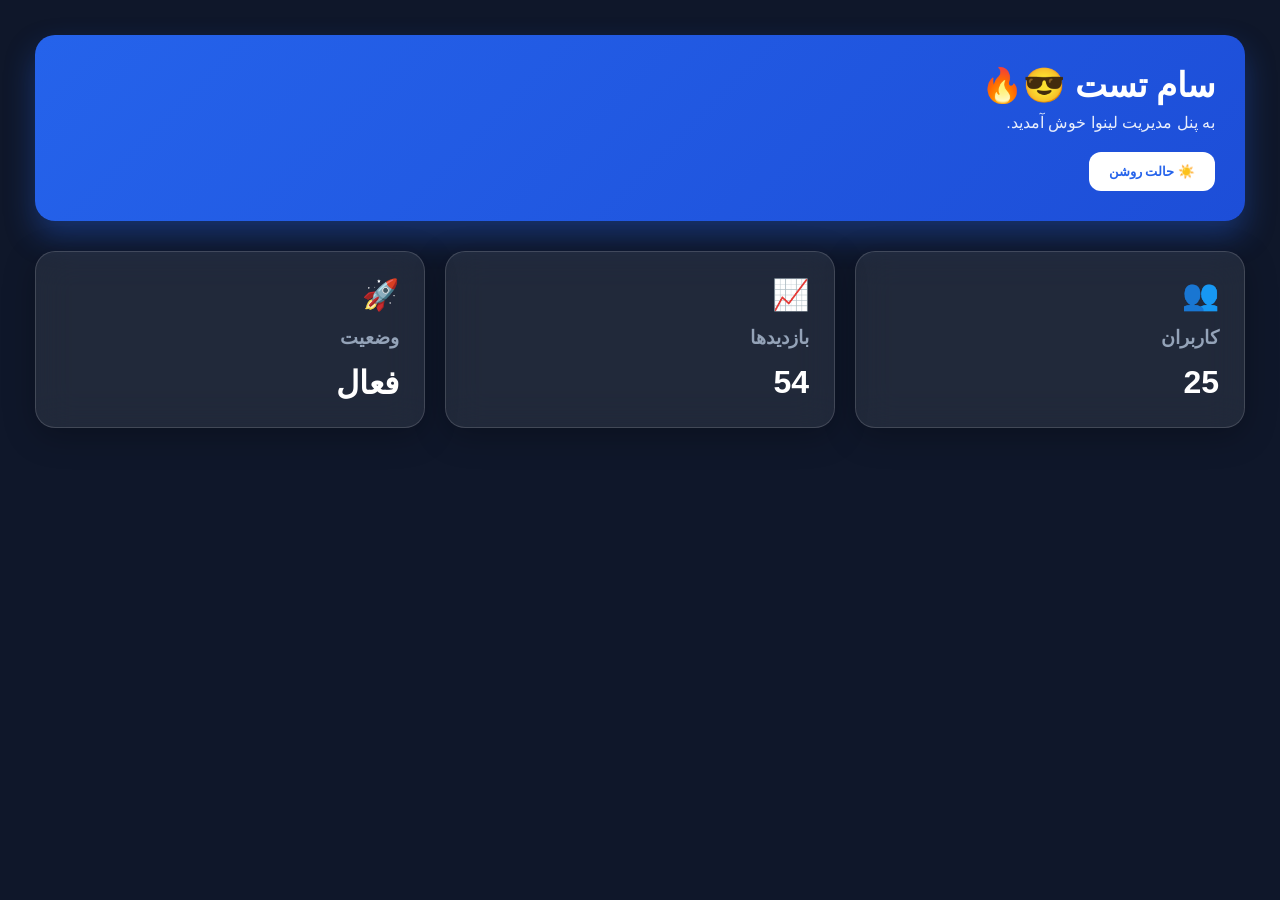
<file: index.html>
<!DOCTYPE html>
<html lang="fa" dir="rtl">
<head>
    <meta charset="UTF-8">
    <meta name="viewport" content="width=device-width, initial-scale=1.0">

    <title>Linova Dashboard</title>

    <link rel="stylesheet" href="style.css">
</head>

<body>

    <div class="dashboard">

        <aside class="sidebar">
            <h2>LINOVA</h2>

            <nav>
                <a href="#" class="active">🏠 داشبورد</a>
                <a href="#">📊 آمار</a>
                <a href="#">⚙️ تنظیمات</a>
            </nav>
        </aside>

        <main class="main-content">

            <header>
                <h1>سام تست 😎🔥</h1>
                <p>به پنل مدیریت لینوا خوش آمدید.</p>

                <button id="themeBtn">🌙 حالت روشن</button>
            </header>

            <section class="cards">

                <div class="card">
                    <span>👥</span>
                    <h3>کاربران</h3>
                    <h2 id="users">0</h2>
                </div>

                <div class="card">
                    <span>📈</span>
                    <h3>بازدیدها</h3>
                    <h2 id="visits">0</h2>
                </div>

                <div class="card">
                    <span>🚀</span>
                    <h3>وضعیت</h3>
                    <strong>فعال</strong>
                </div>

            </section>

        </main>

    </div>

    <script src="app.js"></script>

</body>
</html>
</file>
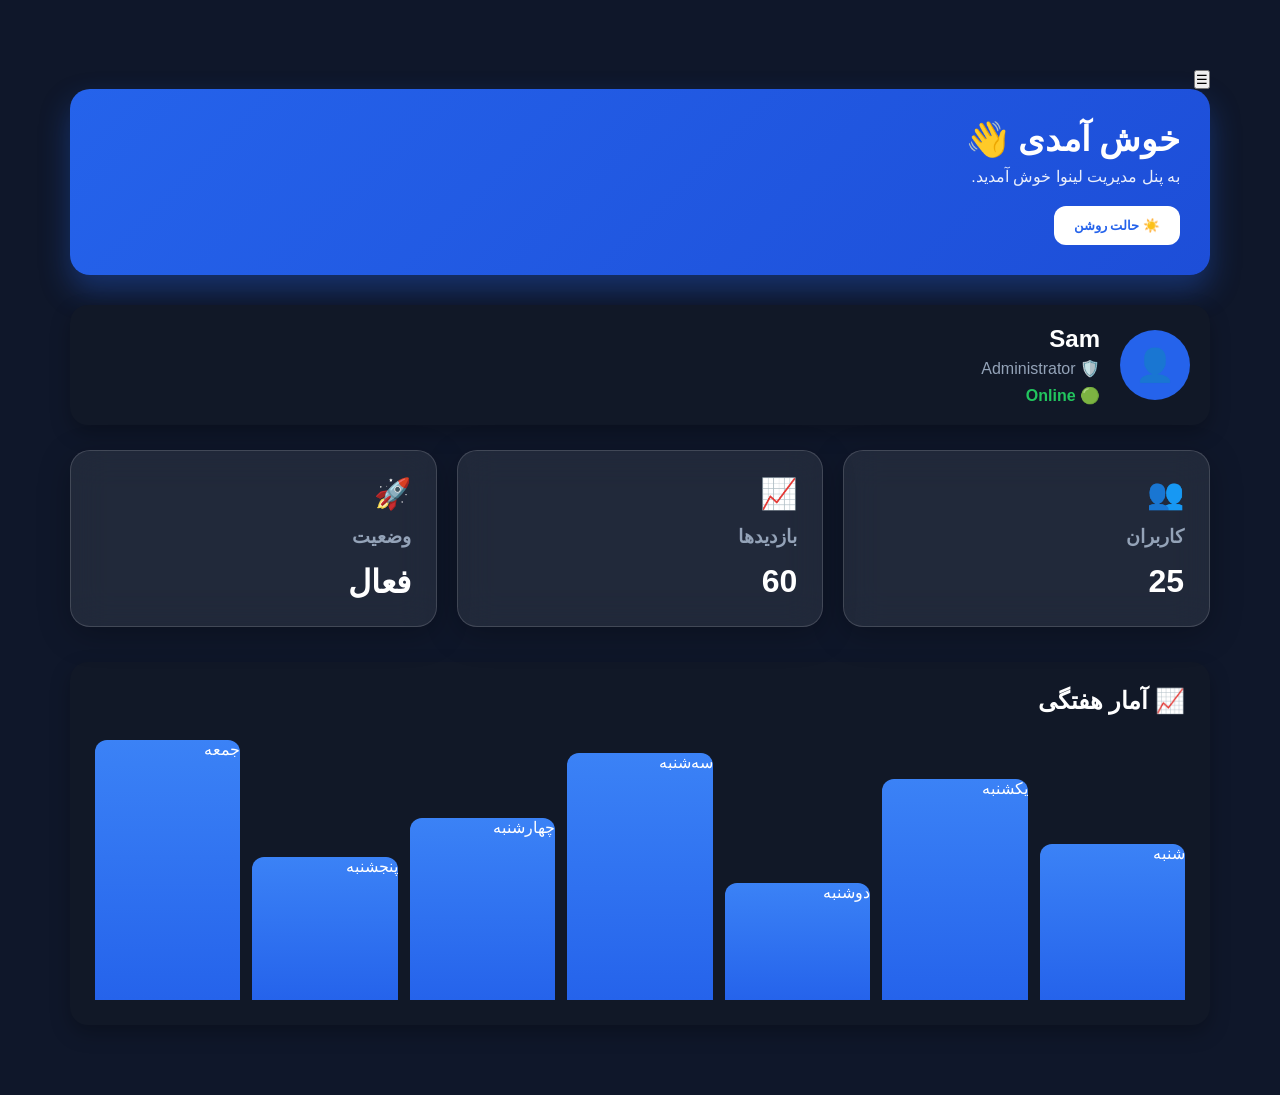
<file: dashboard.html>
<!DOCTYPE html>
<html lang="fa" dir="rtl">

<head>
    <meta charset="UTF-8">
    <meta name="viewport" content="width=device-width, initial-scale=1.0">
    <title>Linova Dashboard</title>

    <link rel="stylesheet" href="style.css">
</head>

<body>

<div class="dashboard">

    <aside class="sidebar">

        <h2>LINOVA</h2>

        <nav>
            <a href="#" class="active">🏠 داشبورد</a>
            <a href="#">📊 آمار</a>
            <a href="#">⚙️ تنظیمات</a>
        </nav>

    </aside>


<div id="overlay" class="overlay"></div>

<main class="main-content">

    <main class="main-content">

<button id="menuBtn" class="menu-btn" aria-label="منو">
☰
</button>

        <header>

            <h1>خوش آمدی 👋</h1>

            <p>به پنل مدیریت لینوا خوش آمدید.</p>

            <button id="themeBtn">
                🌙 حالت روشن
            </button>

        </header>
<section class="profile-card">

    <div class="avatar">
        👤
    </div>

    <div class="profile-info">
        <h2>Sam</h2>
        <p>🛡️ Administrator</p>
        <span class="status">🟢 Online</span>
    </div>

</section>
        <section class="cards">

            <div class="card">
                <span>👥</span>
                <h3>کاربران</h3>
                <h2 id="users">0</h2>
            </div>

            <div class="card">
                <span>📈</span>
                <h3>بازدیدها</h3>
                <h2 id="visits">0</h2>
            </div>

            <div class="card">
                <span>🚀</span>
                <h3>وضعیت</h3>
                <strong>فعال</strong>
            </div>

        </section>

<section class="chart-section">

    <h2>📈 آمار هفتگی</h2>

    <div class="chart">

        <div class="bar" style="height:60%">
            <span>شنبه</span>
        </div>

        <div class="bar" style="height:85%">
            <span>یکشنبه</span>
        </div>

        <div class="bar" style="height:45%">
            <span>دوشنبه</span>
        </div>

        <div class="bar" style="height:95%">
            <span>سه‌شنبه</span>
        </div>

        <div class="bar" style="height:70%">
            <span>چهارشنبه</span>
        </div>

        <div class="bar" style="height:55%">
            <span>پنجشنبه</span>
        </div>

        <div class="bar" style="height:100%">
            <span>جمعه</span>
        </div>

    </div>

</section>

    </main>

</div>

<script src="app.js"></script>

</body>

</html>
</file>
<file: style.css>
*{
    margin:0;
    padding:0;
    box-sizing:border-box;
    font-family:Arial,sans-serif;
}

body{
    background:#0f172a;
    color:#fff;
    transition:.3s;
}

.dashboard{
    display:flex;
    min-height:100vh;
}

/* Sidebar */

.sidebar{
    width:250px;
    position:fixed;
    top:0;
    right:-100%;
    height:100vh;
    transition:right .3s;
    z-index:1000;
}

.sidebar h2{
    text-align:center;
    margin-bottom:35px;
    color:#3b82f6;
}

.sidebar nav{
    display:flex;
    flex-direction:column;
    gap:15px;
}

.sidebar a{
    color:#d1d5db;
    text-decoration:none;
    padding:14px;
    border-radius:12px;
    transition:.3s;
}

.sidebar a:hover,
.sidebar .active{
    background:#2563eb;
    color:white;
}

/* Main */

.main-content{
    flex:1;
    padding:35px;
}

header{
    background:linear-gradient(135deg,#2563eb,#1d4ed8);
    padding:30px;
    border-radius:20px;
    margin-bottom:30px;
    box-shadow:0 15px 30px rgba(37,99,235,.35);
}

header h1{
    font-size:34px;
}

header p{
    margin-top:8px;
    opacity:.9;
}

/* Theme Button */

#themeBtn{
    margin-top:20px;
    padding:12px 20px;
    border:none;
    border-radius:12px;
    cursor:pointer;
    background:white;
    color:#2563eb;
    font-weight:bold;
}

/* Cards */

.cards{
    display:grid;
    grid-template-columns:repeat(auto-fit,minmax(220px,1fr));
    gap:20px;
}

.card{
    background:rgba(255,255,255,.08);
    backdrop-filter:blur(18px);
    -webkit-backdrop-filter:blur(18px);
    border:1px solid rgba(255,255,255,.15);
    border-radius:20px;
    padding:25px;
    box-shadow:0 8px 32px rgba(0,0,0,.25);
    transition:.35s;
}

.card:hover{
    transform:translateY(-8px) scale(1.03);
    border-color:#60a5fa;
    box-shadow:0 15px 35px rgba(37,99,235,.35);
}

.card span{
    font-size:30px;
}

.card h3{
    margin:15px 0;
    color:#94a3b8;
}

.card h2,
.card strong{
    font-size:32px;
}

/* Light Mode */

.light-mode{
    background:#f3f4f6;
    color:#111827;
}

.light-mode .sidebar{
    background:white;
}

.light-mode .card{
    background:rgba(255,255,255,.7);
    backdrop-filter:blur(18px);
    -webkit-backdrop-filter:blur(18px);
    border:1px solid 
rgba(255,255,255,.5);

}

.light-mode header{
    background:linear-gradient(135deg,#60a5fa,#3b82f6);
}

/* Mobile */


/* Profile Card */

.profile-card{
    background:#111827;
    border-radius:18px;
    padding:20px;
    margin-bottom:25px;
    display:flex;
    align-items:center;
    gap:20px;
    box-shadow:0 8px 20px rgba(0,0,0,.25);
    transition:.3s;
}

.profile-card:hover{
    transform:translateY(-4px);
}

.avatar{
    width:70px;
    height:70px;
    border-radius:50%;
    background:#2563eb;
    display:flex;
    justify-content:center;
    align-items:center;
    font-size:32px;
}

.profile-info h2{
    margin-bottom:6px;
}

.profile-info p{
    color:#94a3b8;
}

.status{
    display:inline-block;
    margin-top:8px;
    font-weight:bold;
    color:#22c55e;
}

/* Light Mode */

.light-mode .profile-card{
    background:white;
}

/* Chart */

.chart-section{
    margin-top:35px;
    background:#111827;
    padding:25px;
    border-radius:18px;
    box-shadow:0 8px 20px rgba(0,0,0,.25);
}

.chart-section h2{
    margin-bottom:25px;
}

.chart{
    display:flex;
    justify-content:space-between;
    align-items:flex-end;
    height:260px;
    gap:12px;
}

.bar{
    flex:1;
    background:linear-gradient(180deg,#3b82f6,#2563eb);
    border-radius:12px 12px 0 0;
    position:relative;
    transition:.4s;
}

.bar:hover{

/* ===== Mobile Menu ===== */

.menu-btn{
    display:none;
}

.overlay{
    display:none;
}

@media (max-width:768px){

.menu-btn{
    display:flex;
    justify-content:center;
    align-items:center;

    position:fixed;
    top:18px;
    right:18px;

    width:48px;
    height:48px;

    border:none;
    border-radius:12px;

    background:#2563eb;
    color:#fff;

    font-size:26px;

    cursor:pointer;

    z-index:2001;

    box-shadow:0 8px 20px rgba(0,0,0,.3);
}

.sidebar{

    position:fixed;

    top:0;

    right:-270px;

    width:250px;

    height:100vh;

    transition:right .35s ease;

    z-index:2000;
}

.sidebar.show{

    right:0;

}

.overlay{

    display:block;

    position:fixed;

    inset:0;

    background:rgba(0,0,0,.45);

    opacity:0;

    visibility:hidden;

    transition:.3s;

    z-index:1999;
}

.overlay.show{

    opacity:1;

    visibility:visible;

}

}
</file>
